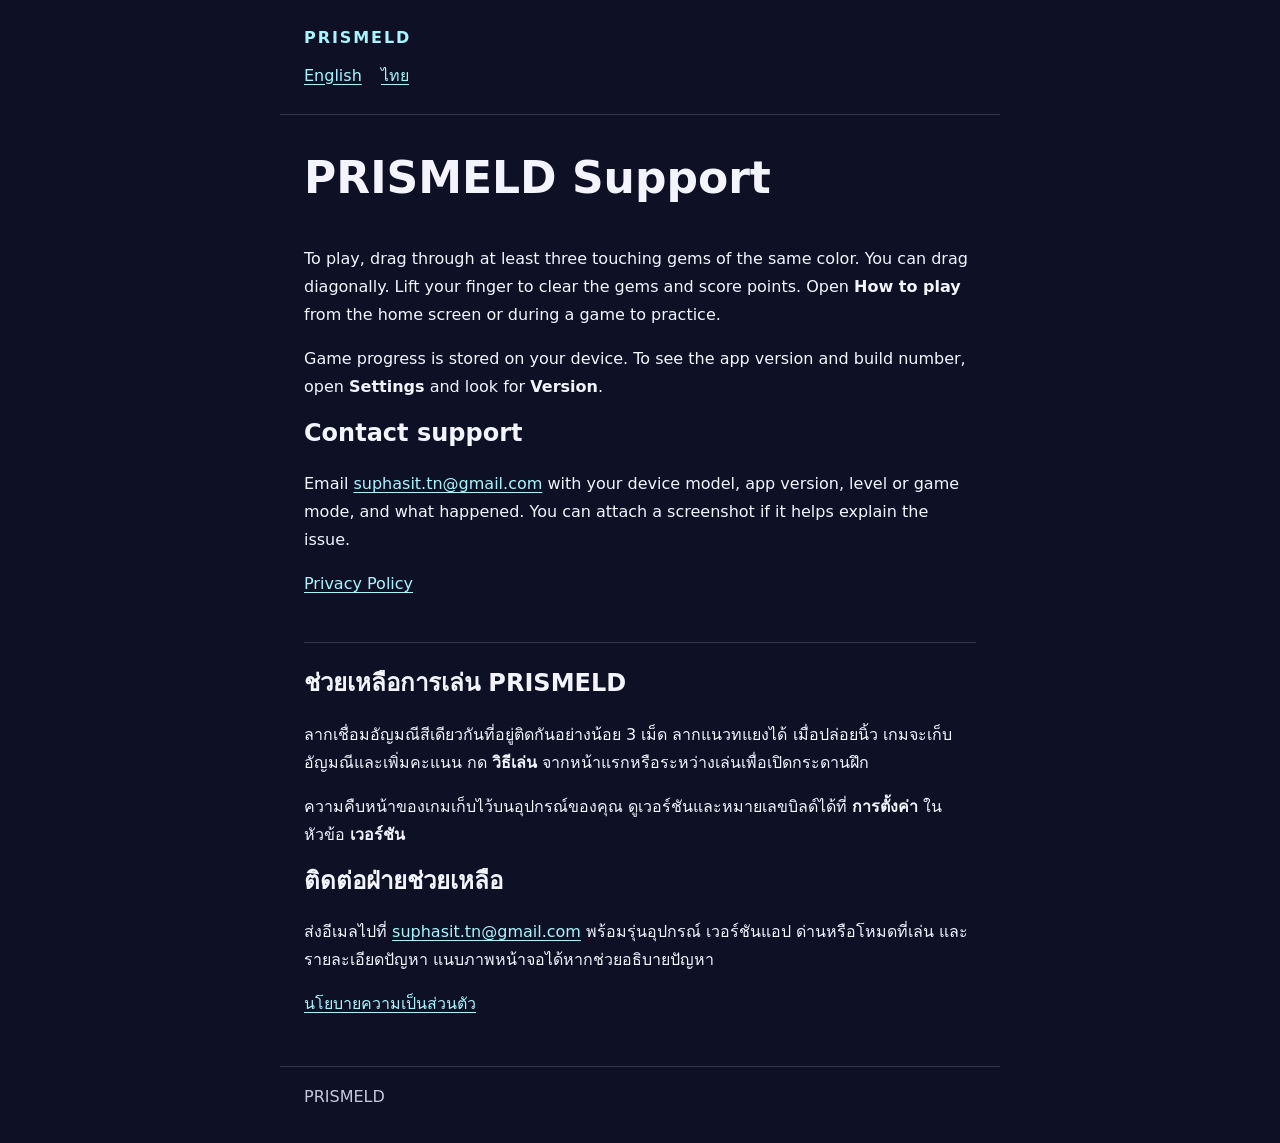
<file: index.html>
<!doctype html>
<html lang="en">
<head>
  <meta charset="utf-8">
  <meta name="viewport" content="width=device-width, initial-scale=1">
  <meta name="description" content="Get help with PRISMELD in English or Thai.">
  <title>PRISMELD Support / ช่วยเหลือ</title>
  <link rel="stylesheet" href="./site.css">
</head>
<body>
  <header>
    <p>PRISMELD</p>
    <nav aria-label="Language">
      <a href="#en" lang="en">English</a>
      <a href="#th" lang="th">ไทย</a>
    </nav>
  </header>
  <main>
    <section id="en" lang="en">
      <h1>PRISMELD Support</h1>
      <p>To play, drag through at least three touching gems of the same color. You can drag diagonally. Lift your finger to clear the gems and score points. Open <strong>How to play</strong> from the home screen or during a game to practice.</p>
      <p>Game progress is stored on your device. To see the app version and build number, open <strong>Settings</strong> and look for <strong>Version</strong>.</p>
      <h2>Contact support</h2>
      <p>Email <a href="mailto:suphasit.tn@gmail.com">suphasit.tn@gmail.com</a> with your device model, app version, level or game mode, and what happened. You can attach a screenshot if it helps explain the issue.</p>
      <p><a href="./privacy.html#en">Privacy Policy</a></p>
    </section>
    <section id="th" lang="th">
      <h2>ช่วยเหลือการเล่น PRISMELD</h2>
      <p>ลากเชื่อมอัญมณีสีเดียวกันที่อยู่ติดกันอย่างน้อย 3 เม็ด ลากแนวทแยงได้ เมื่อปล่อยนิ้ว เกมจะเก็บอัญมณีและเพิ่มคะแนน กด <strong>วิธีเล่น</strong> จากหน้าแรกหรือระหว่างเล่นเพื่อเปิดกระดานฝึก</p>
      <p>ความคืบหน้าของเกมเก็บไว้บนอุปกรณ์ของคุณ ดูเวอร์ชันและหมายเลขบิลด์ได้ที่ <strong>การตั้งค่า</strong> ในหัวข้อ <strong>เวอร์ชัน</strong></p>
      <h2>ติดต่อฝ่ายช่วยเหลือ</h2>
      <p>ส่งอีเมลไปที่ <a href="mailto:suphasit.tn@gmail.com">suphasit.tn@gmail.com</a> พร้อมรุ่นอุปกรณ์ เวอร์ชันแอป ด่านหรือโหมดที่เล่น และรายละเอียดปัญหา แนบภาพหน้าจอได้หากช่วยอธิบายปัญหา</p>
      <p><a href="./privacy.html#th">นโยบายความเป็นส่วนตัว</a></p>
    </section>
  </main>
  <footer>PRISMELD</footer>
</body>
</html>
</file>
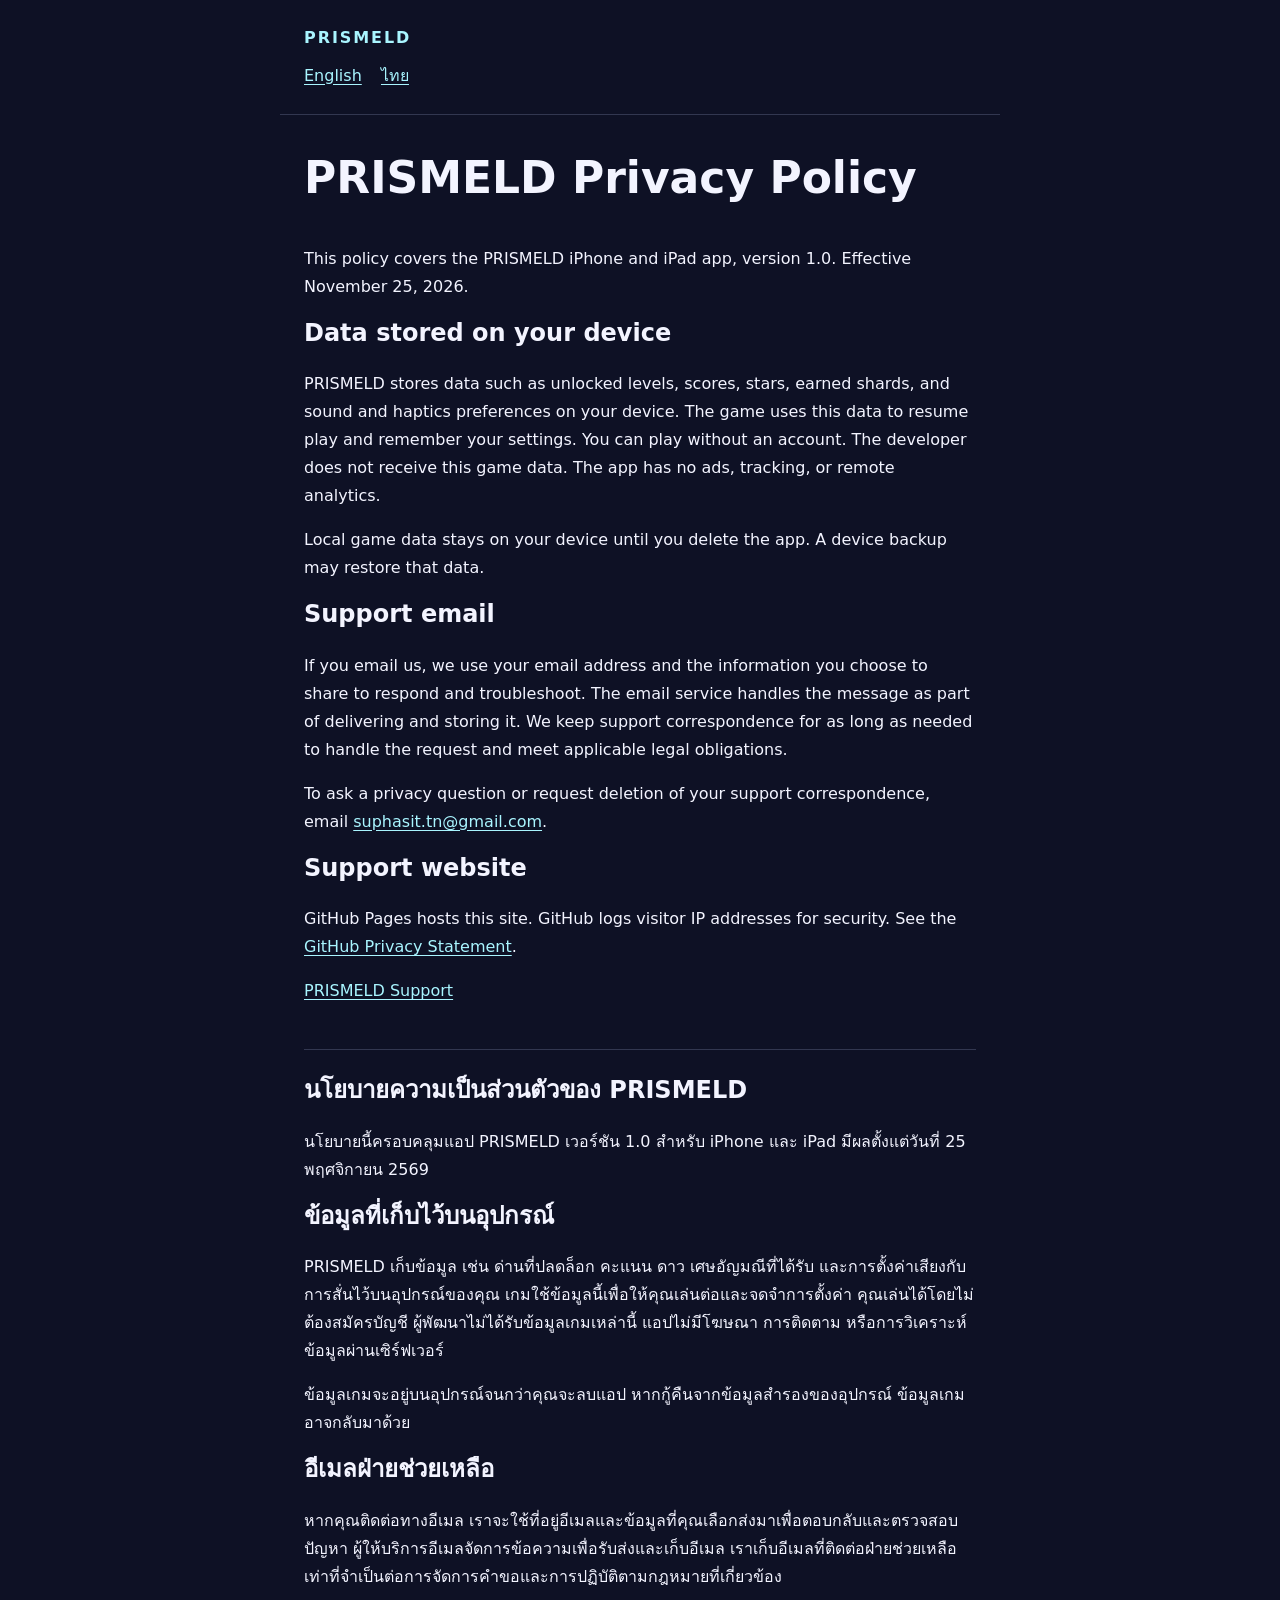
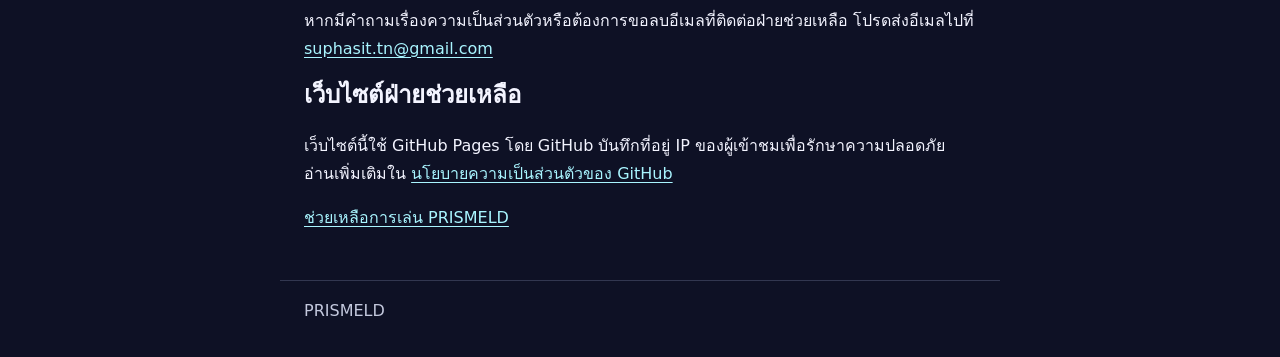
<file: privacy.html>
<!doctype html>
<html lang="en">
<head>
  <meta charset="utf-8">
  <meta name="viewport" content="width=device-width, initial-scale=1">
  <meta name="description" content="Read the PRISMELD privacy policy in English or Thai.">
  <title>PRISMELD Privacy Policy / นโยบายความเป็นส่วนตัว</title>
  <link rel="stylesheet" href="./site.css">
</head>
<body>
  <header>
    <p>PRISMELD</p>
    <nav aria-label="Language">
      <a href="#en" lang="en">English</a>
      <a href="#th" lang="th">ไทย</a>
    </nav>
  </header>
  <main>
    <section id="en" lang="en">
      <h1>PRISMELD Privacy Policy</h1>
      <p>This policy covers the PRISMELD iPhone and iPad app, version 1.0. Effective November 25, 2026.</p>
      <h2>Data stored on your device</h2>
      <p>PRISMELD stores data such as unlocked levels, scores, stars, earned shards, and sound and haptics preferences on your device. The game uses this data to resume play and remember your settings. You can play without an account. The developer does not receive this game data. The app has no ads, tracking, or remote analytics.</p>
      <p>Local game data stays on your device until you delete the app. A device backup may restore that data.</p>
      <h2>Support email</h2>
      <p>If you email us, we use your email address and the information you choose to share to respond and troubleshoot. The email service handles the message as part of delivering and storing it. We keep support correspondence for as long as needed to handle the request and meet applicable legal obligations.</p>
      <p>To ask a privacy question or request deletion of your support correspondence, email <a href="mailto:suphasit.tn@gmail.com">suphasit.tn@gmail.com</a>.</p>
      <h2>Support website</h2>
      <p>GitHub Pages hosts this site. GitHub logs visitor IP addresses for security. See the <a href="https://docs.github.com/en/site-policy/privacy-policies/github-general-privacy-statement">GitHub Privacy Statement</a>.</p>
      <p><a href="./index.html#en">PRISMELD Support</a></p>
    </section>
    <section id="th" lang="th">
      <h2>นโยบายความเป็นส่วนตัวของ PRISMELD</h2>
      <p>นโยบายนี้ครอบคลุมแอป PRISMELD เวอร์ชัน 1.0 สำหรับ iPhone และ iPad มีผลตั้งแต่วันที่ 25 พฤศจิกายน 2569</p>
      <h2>ข้อมูลที่เก็บไว้บนอุปกรณ์</h2>
      <p>PRISMELD เก็บข้อมูล เช่น ด่านที่ปลดล็อก คะแนน ดาว เศษอัญมณีที่ได้รับ และการตั้งค่าเสียงกับการสั่นไว้บนอุปกรณ์ของคุณ เกมใช้ข้อมูลนี้เพื่อให้คุณเล่นต่อและจดจำการตั้งค่า คุณเล่นได้โดยไม่ต้องสมัครบัญชี ผู้พัฒนาไม่ได้รับข้อมูลเกมเหล่านี้ แอปไม่มีโฆษณา การติดตาม หรือการวิเคราะห์ข้อมูลผ่านเซิร์ฟเวอร์</p>
      <p>ข้อมูลเกมจะอยู่บนอุปกรณ์จนกว่าคุณจะลบแอป หากกู้คืนจากข้อมูลสำรองของอุปกรณ์ ข้อมูลเกมอาจกลับมาด้วย</p>
      <h2>อีเมลฝ่ายช่วยเหลือ</h2>
      <p>หากคุณติดต่อทางอีเมล เราจะใช้ที่อยู่อีเมลและข้อมูลที่คุณเลือกส่งมาเพื่อตอบกลับและตรวจสอบปัญหา ผู้ให้บริการอีเมลจัดการข้อความเพื่อรับส่งและเก็บอีเมล เราเก็บอีเมลที่ติดต่อฝ่ายช่วยเหลือเท่าที่จำเป็นต่อการจัดการคำขอและการปฏิบัติตามกฎหมายที่เกี่ยวข้อง</p>
      <p>หากมีคำถามเรื่องความเป็นส่วนตัวหรือต้องการขอลบอีเมลที่ติดต่อฝ่ายช่วยเหลือ โปรดส่งอีเมลไปที่ <a href="mailto:suphasit.tn@gmail.com">suphasit.tn@gmail.com</a></p>
      <h2>เว็บไซต์ฝ่ายช่วยเหลือ</h2>
      <p>เว็บไซต์นี้ใช้ GitHub Pages โดย GitHub บันทึกที่อยู่ IP ของผู้เข้าชมเพื่อรักษาความปลอดภัย อ่านเพิ่มเติมใน <a href="https://docs.github.com/en/site-policy/privacy-policies/github-general-privacy-statement">นโยบายความเป็นส่วนตัวของ GitHub</a></p>
      <p><a href="./index.html#th">ช่วยเหลือการเล่น PRISMELD</a></p>
    </section>
  </main>
  <footer>PRISMELD</footer>
</body>
</html>
</file>
<file: site.css>
:root {
  color-scheme: dark;
  background: #0e1125;
  color: #f3f4ff;
  font-family: system-ui, "Thonburi", sans-serif;
  line-height: 1.75;
}

body {
  margin: 0;
}

header, main, footer {
  max-width: 42rem;
  padding-inline: 1.5rem;
  margin-inline: auto;
}

header {
  padding-block: 1.5rem;
  border-bottom: 1px solid #323750;
}

header p {
  color: #a9f5ff;
  font-weight: 800;
  letter-spacing: .12em;
  margin: 0 0 .6rem;
}

nav {
  display: flex;
  gap: .4rem 1.2rem;
  flex-wrap: wrap;
}

a {
  color: #a9f5ff;
  text-underline-offset: .2em;
}

a:focus-visible {
  outline: 2px solid currentColor;
  outline-offset: .2em;
}

main {
  padding-block: 2rem;
}

section + section {
  border-top: 1px solid #323750;
  margin-top: 2.75rem;
  padding-top: 1.5rem;
}

h1, h2 {
  line-height: 1.4;
}

h1 {
  font-size: clamp(1.9rem, 6vw, 2.75rem);
  margin-top: 0;
}

h2 {
  margin-top: 0;
}

footer {
  padding-block: 1rem 2rem;
  border-top: 1px solid #323750;
  color: #c3c8dd;
}
</file>
